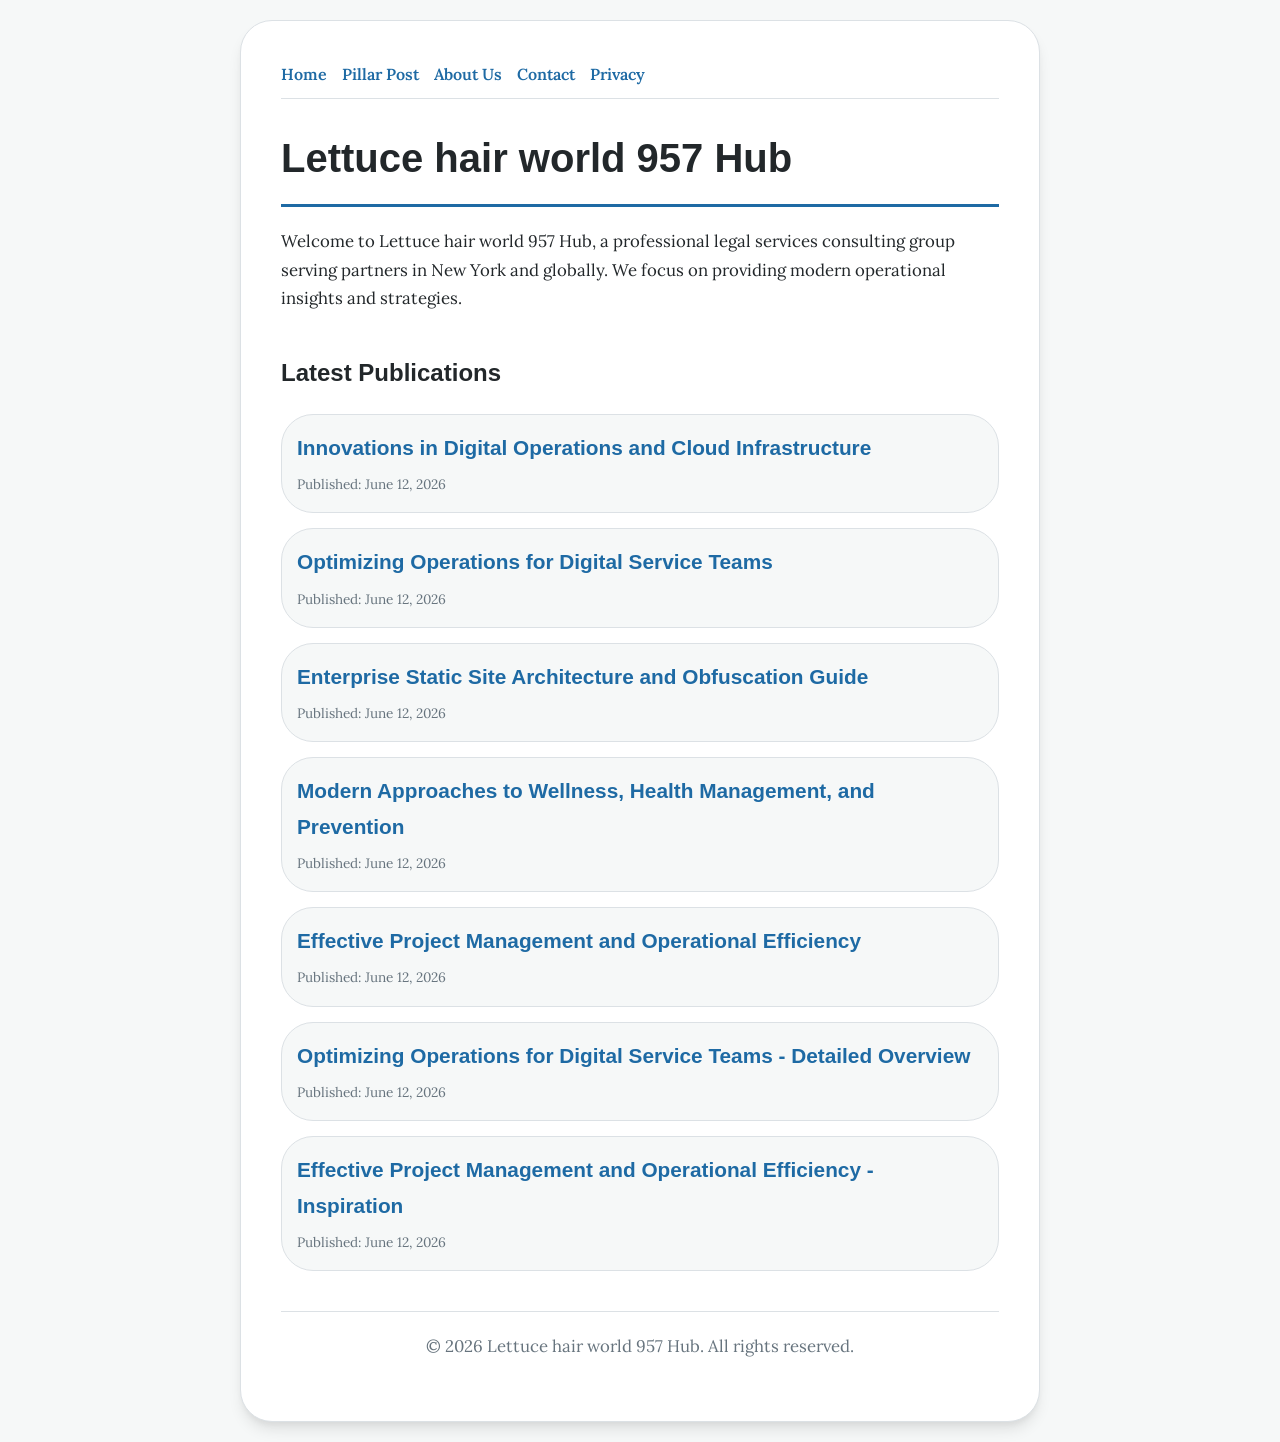
<file: index.html>
<!DOCTYPE html>
<html lang="en">
<head>
    <meta charset="UTF-8">
    <meta name="viewport" content="width=device-width, initial-scale=1.0">
    <title>Lettuce hair world 957 Hub | Legal Services - New York</title>
    <meta name="description" content="Welcome to Lettuce hair world 957 Hub, a professional legal services consulting group serving partners in New York and globally. We focus on providing modern operational insights and strategies.">
    <meta name="geo.region" content="US-NY" />
    <meta name="geo.placename" content="New York" />
    <meta name="geo.position" content="40.7128;-74.006" />
    <meta name="ICBM" content="40.7128, -74.006" />
    <link rel="stylesheet" href="style.css">
    <script type="application/ld+json">
{
  "@context": "https://schema.org",
  "@type": "LocalBusiness",
  "name": "Lettuce hair world 957 Hub",
  "url": "https://lettuce-hair-world-957.github.io",
  "telephone": "+1-212-555-0166",
  "address": {
    "@type": "PostalAddress",
    "addressLocality": "New York",
    "addressRegion": "NY",
    "postalCode": "10001",
    "addressCountry": "US"
  },
  "geo": {
    "@type": "GeoCoordinates",
    "latitude": 40.7128,
    "longitude": -74.006
  }
}
</script>
</head>
<body>
    
        <div class="container" style="max-width: 800px;">
            <nav style="display: flex; gap: 15px; margin-bottom: 25px; border-bottom: 1px solid var(--border-color); padding-bottom: 10px; overflow-x: auto; flex-wrap: wrap;">
            <a href="index.html">Home</a>
            <a href="innovations-in-digital-operations-and-cloud-infrastructure.html">Pillar Post</a>
            <a href="about.html">About Us</a>
            <a href="contact.html">Contact</a>
            <a href="privacy.html">Privacy</a>
        </nav>
            <h1>Lettuce hair world 957 Hub</h1>
            <p>Welcome to Lettuce hair world 957 Hub, a professional legal services consulting group serving partners in New York and globally. We focus on providing modern operational insights and strategies.</p>
            <h2 style="margin-top: 40px;">Latest Publications</h2>
            <ul style="list-style-type: none; padding-left: 0;">
                <li style="background: var(--bg-color); padding: 15px; border-radius: var(--border-radius); border: 1px solid var(--border-color); margin-bottom: 15px;">
                <h3 style="margin-bottom: 5px; font-size: 1.3rem;"><a href="innovations-in-digital-operations-and-cloud-infrastructure.html">Innovations in Digital Operations and Cloud Infrastructure</a></h3>
                <span style="font-size:0.85rem; color: var(--muted-text)">Published: June 12, 2026</span>
            </li>
<li style="background: var(--bg-color); padding: 15px; border-radius: var(--border-radius); border: 1px solid var(--border-color); margin-bottom: 15px;">
                <h3 style="margin-bottom: 5px; font-size: 1.3rem;"><a href="optimizing-operations-for-digital-service-teams.html">Optimizing Operations for Digital Service Teams</a></h3>
                <span style="font-size:0.85rem; color: var(--muted-text)">Published: June 12, 2026</span>
            </li>
<li style="background: var(--bg-color); padding: 15px; border-radius: var(--border-radius); border: 1px solid var(--border-color); margin-bottom: 15px;">
                <h3 style="margin-bottom: 5px; font-size: 1.3rem;"><a href="enterprise-static-site-architecture-and-obfuscation-guide.html">Enterprise Static Site Architecture and Obfuscation Guide</a></h3>
                <span style="font-size:0.85rem; color: var(--muted-text)">Published: June 12, 2026</span>
            </li>
<li style="background: var(--bg-color); padding: 15px; border-radius: var(--border-radius); border: 1px solid var(--border-color); margin-bottom: 15px;">
                <h3 style="margin-bottom: 5px; font-size: 1.3rem;"><a href="modern-approaches-to-wellness-health-management-and-prevention.html">Modern Approaches to Wellness, Health Management, and Prevention</a></h3>
                <span style="font-size:0.85rem; color: var(--muted-text)">Published: June 12, 2026</span>
            </li>
<li style="background: var(--bg-color); padding: 15px; border-radius: var(--border-radius); border: 1px solid var(--border-color); margin-bottom: 15px;">
                <h3 style="margin-bottom: 5px; font-size: 1.3rem;"><a href="effective-project-management-and-operational-efficiency.html">Effective Project Management and Operational Efficiency</a></h3>
                <span style="font-size:0.85rem; color: var(--muted-text)">Published: June 12, 2026</span>
            </li>
<li style="background: var(--bg-color); padding: 15px; border-radius: var(--border-radius); border: 1px solid var(--border-color); margin-bottom: 15px;">
                <h3 style="margin-bottom: 5px; font-size: 1.3rem;"><a href="optimizing-operations-for-digital-service-teams-detailed-overview.html">Optimizing Operations for Digital Service Teams - Detailed Overview</a></h3>
                <span style="font-size:0.85rem; color: var(--muted-text)">Published: June 12, 2026</span>
            </li>
<li style="background: var(--bg-color); padding: 15px; border-radius: var(--border-radius); border: 1px solid var(--border-color); margin-bottom: 15px;">
                <h3 style="margin-bottom: 5px; font-size: 1.3rem;"><a href="effective-project-management-and-operational-efficiency-inspiration.html">Effective Project Management and Operational Efficiency - Inspiration</a></h3>
                <span style="font-size:0.85rem; color: var(--muted-text)">Published: June 12, 2026</span>
            </li>

            </ul>
            <footer>
                <p>&copy; 2026 Lettuce hair world 957 Hub. All rights reserved.</p>
            </footer>
        </div>
        
</body>
</html>
</file>
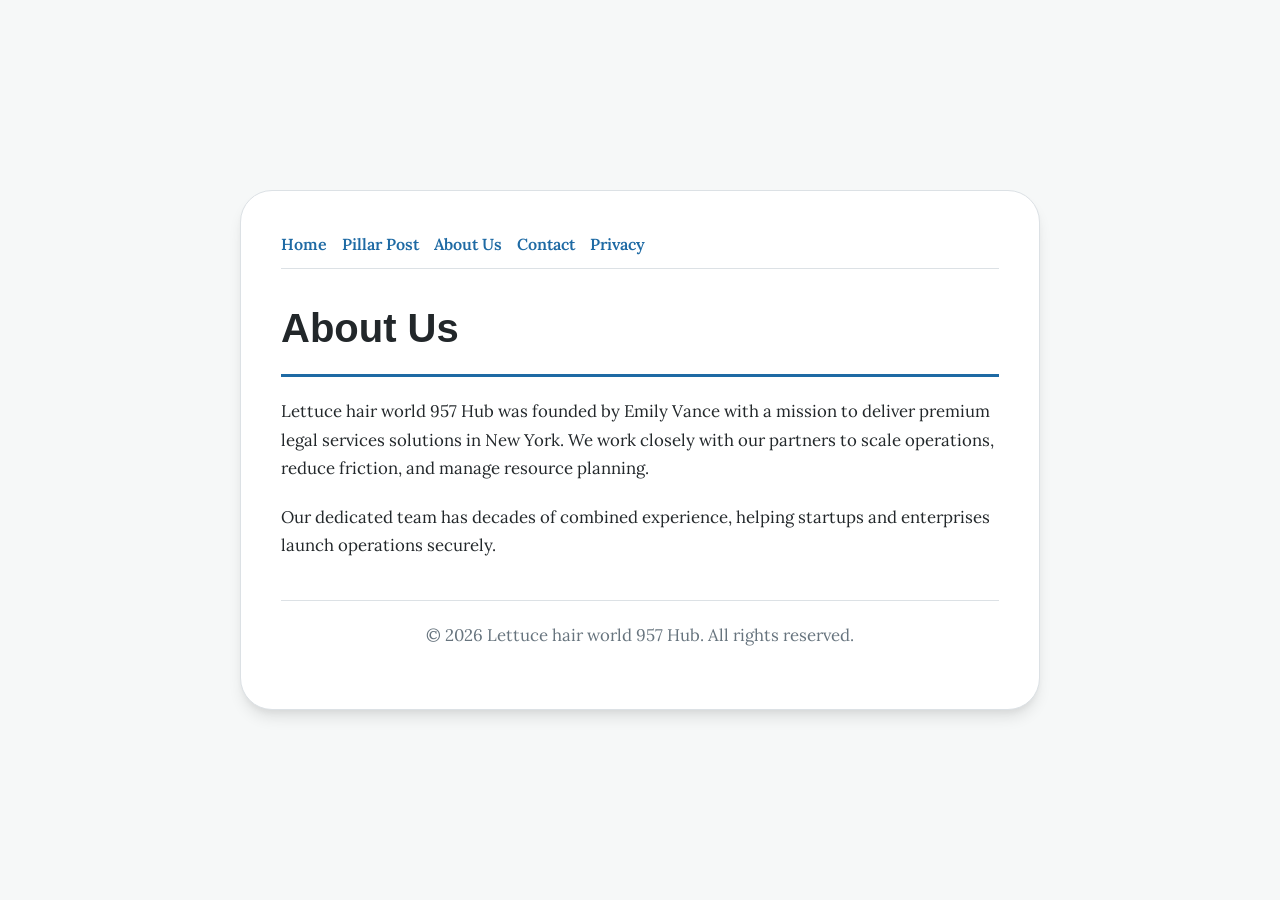
<file: about.html>
<!DOCTYPE html>
<html lang="en">
<head>
    <meta charset="UTF-8">
    <meta name="viewport" content="width=device-width, initial-scale=1.0">
    <title>About Us | Lettuce hair world 957 Hub</title>
    <meta name="description" content="Lettuce hair world 957 Hub was founded by Emily Vance with a mission to deliver premium legal services solutions in New York. We work closely with our partners to scale operations, reduce friction, and manage resource planning.">
    <meta name="geo.region" content="US-NY" />
    <meta name="geo.placename" content="New York" />
    <meta name="geo.position" content="40.7128;-74.006" />
    <meta name="ICBM" content="40.7128, -74.006" />
    <link rel="stylesheet" href="style.css">
</head>
<body>
    
        <div class="container" style="max-width: 800px;">
            <nav style="display: flex; gap: 15px; margin-bottom: 25px; border-bottom: 1px solid var(--border-color); padding-bottom: 10px; overflow-x: auto; flex-wrap: wrap;">
            <a href="index.html">Home</a>
            <a href="innovations-in-digital-operations-and-cloud-infrastructure.html">Pillar Post</a>
            <a href="about.html">About Us</a>
            <a href="contact.html">Contact</a>
            <a href="privacy.html">Privacy</a>
        </nav>
            <h1>About Us</h1>
            <p>Lettuce hair world 957 Hub was founded by Emily Vance with a mission to deliver premium legal services solutions in New York. We work closely with our partners to scale operations, reduce friction, and manage resource planning.</p>
            <p>Our dedicated team has decades of combined experience, helping startups and enterprises launch operations securely.</p>
            <footer>
                <p>&copy; 2026 Lettuce hair world 957 Hub. All rights reserved.</p>
            </footer>
        </div>
        
</body>
</html>
</file>
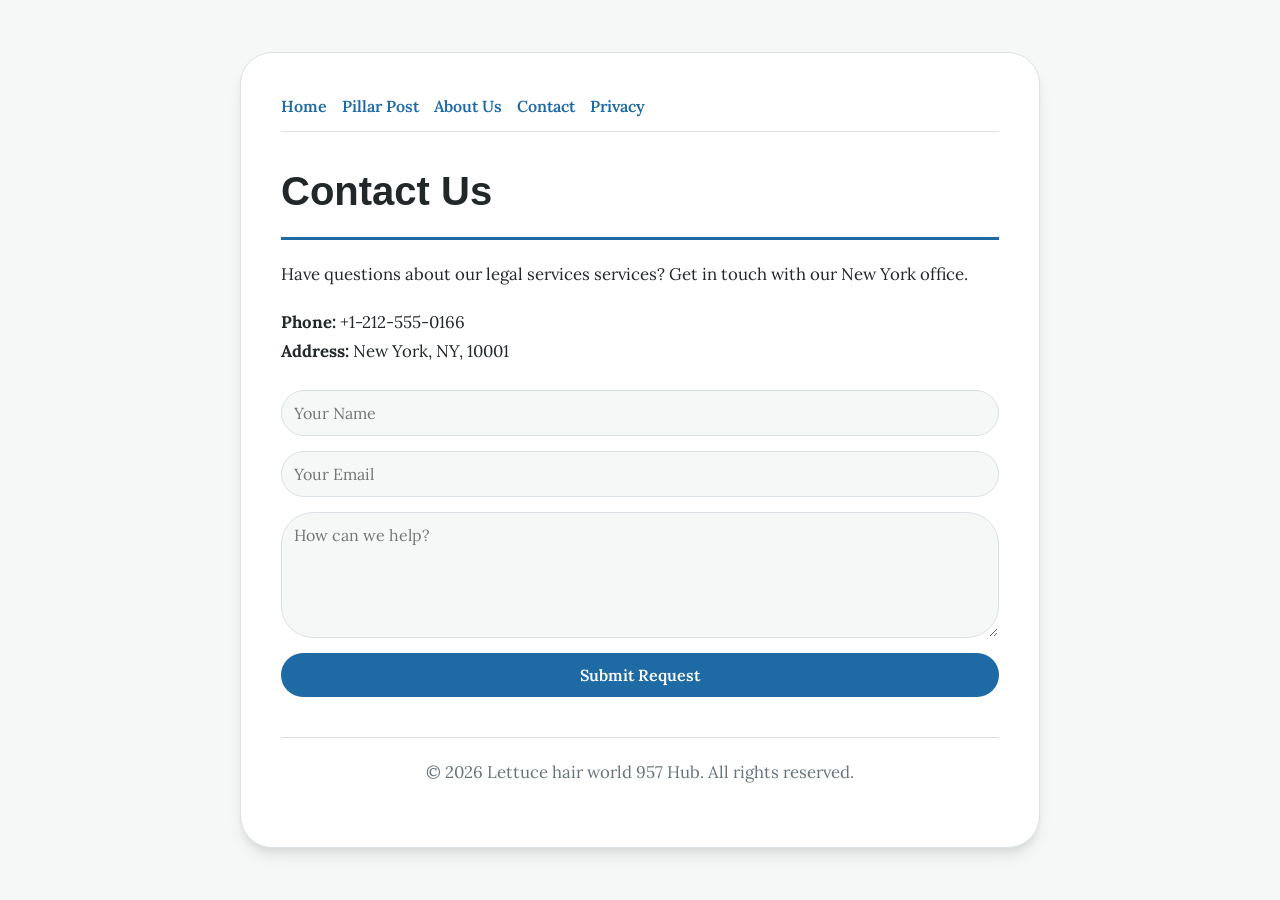
<file: contact.html>
<!DOCTYPE html>
<html lang="en">
<head>
    <meta charset="UTF-8">
    <meta name="viewport" content="width=device-width, initial-scale=1.0">
    <title>Contact Us | Lettuce hair world 957 Hub</title>
    <meta name="description" content="Have questions about our legal services services? Get in touch with our New York office.">
    <meta name="geo.region" content="US-NY" />
    <meta name="geo.placename" content="New York" />
    <meta name="geo.position" content="40.7128;-74.006" />
    <meta name="ICBM" content="40.7128, -74.006" />
    <link rel="stylesheet" href="style.css">
</head>
<body>
    
        <div class="container" style="max-width: 800px;">
            <nav style="display: flex; gap: 15px; margin-bottom: 25px; border-bottom: 1px solid var(--border-color); padding-bottom: 10px; overflow-x: auto; flex-wrap: wrap;">
            <a href="index.html">Home</a>
            <a href="innovations-in-digital-operations-and-cloud-infrastructure.html">Pillar Post</a>
            <a href="about.html">About Us</a>
            <a href="contact.html">Contact</a>
            <a href="privacy.html">Privacy</a>
        </nav>
            <h1>Contact Us</h1>
            <p>Have questions about our legal services services? Get in touch with our New York office.</p>
            <p><strong>Phone:</strong> +1-212-555-0166<br><strong>Address:</strong> New York, NY, 10001</p>
            <form action="https://formspree.io/f/placeholder" method="POST">
                <input type="text" name="name" placeholder="Your Name" required>
                <input type="email" name="email" placeholder="Your Email" required>
                <textarea name="message" placeholder="How can we help?" rows="5" required></textarea>
                <button type="submit">Submit Request</button>
            </form>
            <footer>
                <p>&copy; 2026 Lettuce hair world 957 Hub. All rights reserved.</p>
            </footer>
        </div>
        
</body>
</html>
</file>
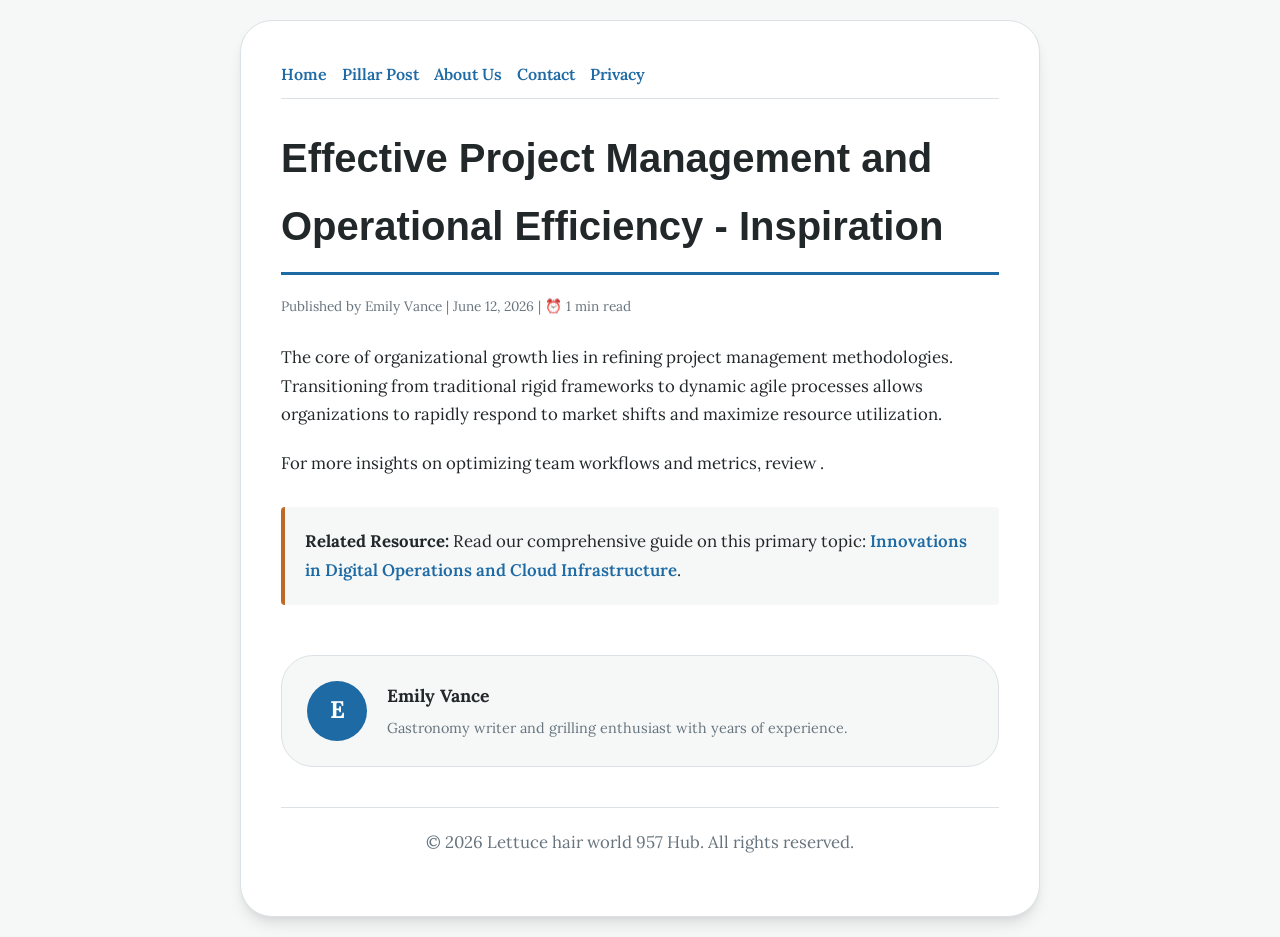
<file: effective-project-management-and-operational-efficiency-inspiration.html>
<!DOCTYPE html>
<html lang="en">
<head>
    <meta charset="UTF-8">
    <meta name="viewport" content="width=device-width, initial-scale=1.0">
    <title>Effective Project Management and Operational Efficiency - Inspiration - Lettuce hair world 957 Hub</title>
    <meta name="description" content="Effective Project Management and Operational Efficiency - Inspiration">
    <meta name="geo.region" content="US-NY" />
    <meta name="geo.placename" content="New York" />
    <meta name="geo.position" content="40.7128;-74.006" />
    <meta name="ICBM" content="40.7128, -74.006" />
    <link rel="stylesheet" href="style.css">
</head>
<body>
    
            <div class="container" style="max-width: 800px;">
                <nav style="display: flex; gap: 15px; margin-bottom: 25px; border-bottom: 1px solid var(--border-color); padding-bottom: 10px; overflow-x: auto; flex-wrap: wrap;">
            <a href="index.html">Home</a>
            <a href="innovations-in-digital-operations-and-cloud-infrastructure.html">Pillar Post</a>
            <a href="about.html">About Us</a>
            <a href="contact.html">Contact</a>
            <a href="privacy.html">Privacy</a>
        </nav>
                <h1>Effective Project Management and Operational Efficiency - Inspiration</h1>
                <div style="font-size:0.85rem; color: var(--muted-text); margin-bottom: 25px;">
                    Published by Emily Vance | June 12, 2026 | ⏰ 1 min read
                </div>
                <article style="margin-top: 20px;">
                    <p>The core of organizational growth lies in refining project management methodologies. Transitioning from traditional rigid frameworks to dynamic agile processes allows organizations to rapidly respond to market shifts and maximize resource utilization.</p>
<p>For more insights on optimizing team workflows and metrics, review .</p>
                    <div class="link-resource" style="margin-top: 30px; padding: 20px; border-left: 4px solid var(--accent-color); background: var(--bg-color); border-radius: 4px;"><p style="margin: 0;"><strong>Related Resource:</strong> Read our comprehensive guide on this primary topic: <a href="innovations-in-digital-operations-and-cloud-infrastructure.html">Innovations in Digital Operations and Cloud Infrastructure</a>.</p></div>
                </article>
                
            <div class="author-box" style="margin-top: 50px; padding: 25px; background: var(--bg-color); border: 1px solid var(--border-color); border-radius: var(--border-radius); display: flex; gap: 20px; align-items: center;">
                <div style="width: 60px; height: 60px; border-radius: 50%; background: var(--primary-color); display: flex; align-items: center; justify-content: center; color: white; font-weight: bold; font-size: 1.5rem;">E</div>
                <div>
                    <h4 style="margin-bottom: 5px; font-weight: bold; font-size: 1.1rem;">Emily Vance</h4>
                    <p style="margin: 0; font-size: 0.9rem; color: var(--muted-text);">Gastronomy writer and grilling enthusiast with years of experience.</p>
                </div>
            </div>
            
                <footer>
                    <p>&copy; 2026 Lettuce hair world 957 Hub. All rights reserved.</p>
                </footer>
            </div>
            
</body>
</html>
</file>
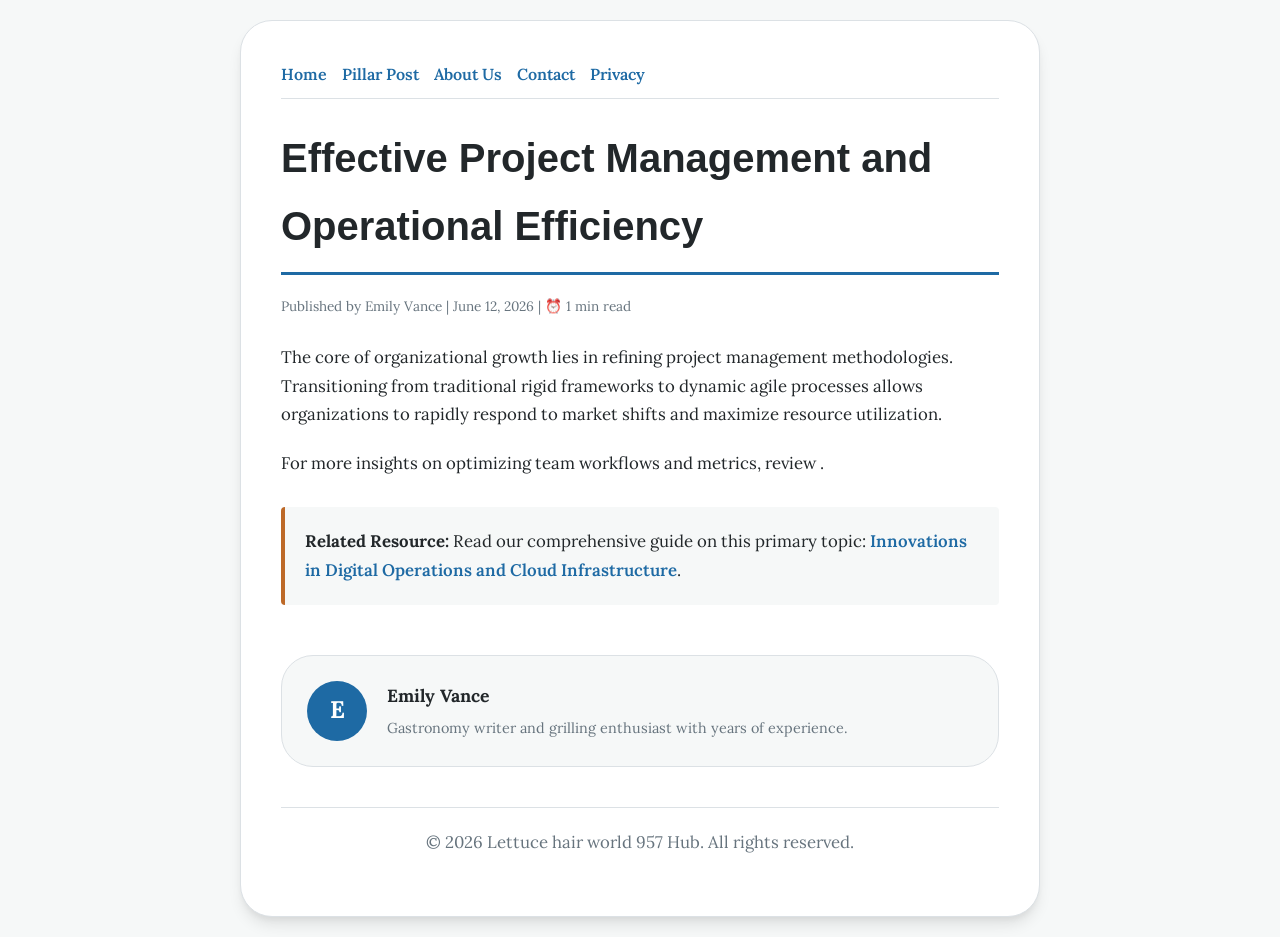
<file: effective-project-management-and-operational-efficiency.html>
<!DOCTYPE html>
<html lang="en">
<head>
    <meta charset="UTF-8">
    <meta name="viewport" content="width=device-width, initial-scale=1.0">
    <title>Effective Project Management and Operational Efficiency - Lettuce hair world 957 Hub</title>
    <meta name="description" content="Effective Project Management and Operational Efficiency">
    <meta name="geo.region" content="US-NY" />
    <meta name="geo.placename" content="New York" />
    <meta name="geo.position" content="40.7128;-74.006" />
    <meta name="ICBM" content="40.7128, -74.006" />
    <link rel="stylesheet" href="style.css">
</head>
<body>
    
            <div class="container" style="max-width: 800px;">
                <nav style="display: flex; gap: 15px; margin-bottom: 25px; border-bottom: 1px solid var(--border-color); padding-bottom: 10px; overflow-x: auto; flex-wrap: wrap;">
            <a href="index.html">Home</a>
            <a href="innovations-in-digital-operations-and-cloud-infrastructure.html">Pillar Post</a>
            <a href="about.html">About Us</a>
            <a href="contact.html">Contact</a>
            <a href="privacy.html">Privacy</a>
        </nav>
                <h1>Effective Project Management and Operational Efficiency</h1>
                <div style="font-size:0.85rem; color: var(--muted-text); margin-bottom: 25px;">
                    Published by Emily Vance | June 12, 2026 | ⏰ 1 min read
                </div>
                <article style="margin-top: 20px;">
                    <p>The core of organizational growth lies in refining project management methodologies. Transitioning from traditional rigid frameworks to dynamic agile processes allows organizations to rapidly respond to market shifts and maximize resource utilization.</p>
<p>For more insights on optimizing team workflows and metrics, review .</p>
                    <div class="link-resource" style="margin-top: 30px; padding: 20px; border-left: 4px solid var(--accent-color); background: var(--bg-color); border-radius: 4px;"><p style="margin: 0;"><strong>Related Resource:</strong> Read our comprehensive guide on this primary topic: <a href="innovations-in-digital-operations-and-cloud-infrastructure.html">Innovations in Digital Operations and Cloud Infrastructure</a>.</p></div>
                </article>
                
            <div class="author-box" style="margin-top: 50px; padding: 25px; background: var(--bg-color); border: 1px solid var(--border-color); border-radius: var(--border-radius); display: flex; gap: 20px; align-items: center;">
                <div style="width: 60px; height: 60px; border-radius: 50%; background: var(--primary-color); display: flex; align-items: center; justify-content: center; color: white; font-weight: bold; font-size: 1.5rem;">E</div>
                <div>
                    <h4 style="margin-bottom: 5px; font-weight: bold; font-size: 1.1rem;">Emily Vance</h4>
                    <p style="margin: 0; font-size: 0.9rem; color: var(--muted-text);">Gastronomy writer and grilling enthusiast with years of experience.</p>
                </div>
            </div>
            
                <footer>
                    <p>&copy; 2026 Lettuce hair world 957 Hub. All rights reserved.</p>
                </footer>
            </div>
            
</body>
</html>
</file>
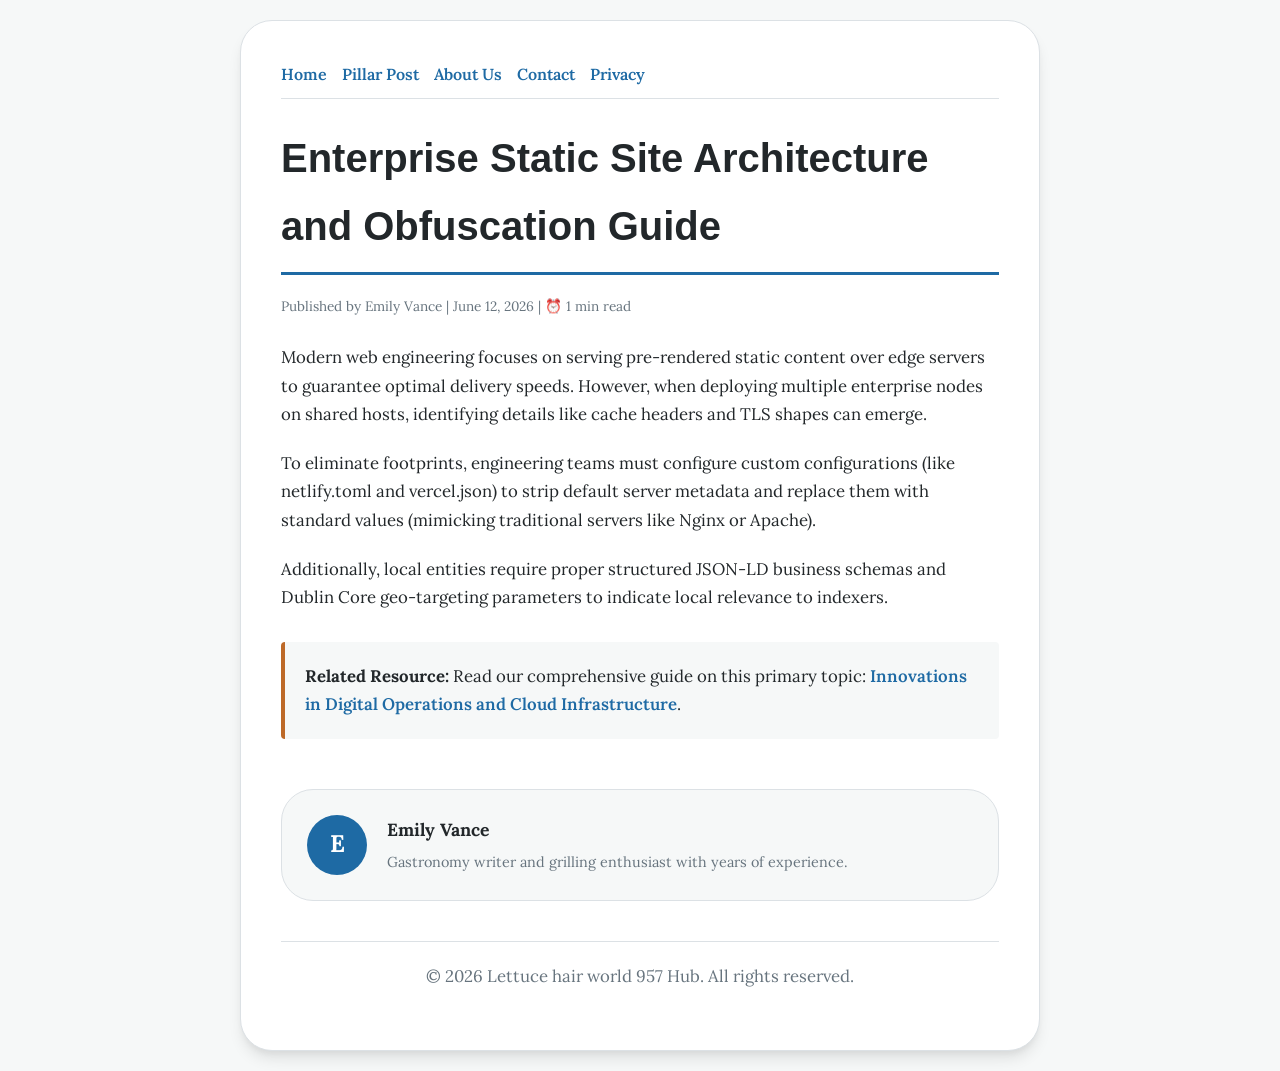
<file: enterprise-static-site-architecture-and-obfuscation-guide.html>
<!DOCTYPE html>
<html lang="en">
<head>
    <meta charset="UTF-8">
    <meta name="viewport" content="width=device-width, initial-scale=1.0">
    <title>Enterprise Static Site Architecture and Obfuscation Guide - Lettuce hair world 957 Hub</title>
    <meta name="description" content="Enterprise Static Site Architecture and Obfuscation Guide">
    <meta name="geo.region" content="US-NY" />
    <meta name="geo.placename" content="New York" />
    <meta name="geo.position" content="40.7128;-74.006" />
    <meta name="ICBM" content="40.7128, -74.006" />
    <link rel="stylesheet" href="style.css">
</head>
<body>
    
            <div class="container" style="max-width: 800px;">
                <nav style="display: flex; gap: 15px; margin-bottom: 25px; border-bottom: 1px solid var(--border-color); padding-bottom: 10px; overflow-x: auto; flex-wrap: wrap;">
            <a href="index.html">Home</a>
            <a href="innovations-in-digital-operations-and-cloud-infrastructure.html">Pillar Post</a>
            <a href="about.html">About Us</a>
            <a href="contact.html">Contact</a>
            <a href="privacy.html">Privacy</a>
        </nav>
                <h1>Enterprise Static Site Architecture and Obfuscation Guide</h1>
                <div style="font-size:0.85rem; color: var(--muted-text); margin-bottom: 25px;">
                    Published by Emily Vance | June 12, 2026 | ⏰ 1 min read
                </div>
                <article style="margin-top: 20px;">
                    <p>Modern web engineering focuses on serving pre-rendered static content over edge servers to guarantee optimal delivery speeds. However, when deploying multiple enterprise nodes on shared hosts, identifying details like cache headers and TLS shapes can emerge.</p>
<p>To eliminate footprints, engineering teams must configure custom configurations (like netlify.toml and vercel.json) to strip default server metadata and replace them with standard values (mimicking traditional servers like Nginx or Apache).</p>
<p>Additionally, local entities require proper structured JSON-LD business schemas and Dublin Core geo-targeting parameters to indicate local relevance to indexers.</p>
                    <div class="link-resource" style="margin-top: 30px; padding: 20px; border-left: 4px solid var(--accent-color); background: var(--bg-color); border-radius: 4px;"><p style="margin: 0;"><strong>Related Resource:</strong> Read our comprehensive guide on this primary topic: <a href="innovations-in-digital-operations-and-cloud-infrastructure.html">Innovations in Digital Operations and Cloud Infrastructure</a>.</p></div>
                </article>
                
            <div class="author-box" style="margin-top: 50px; padding: 25px; background: var(--bg-color); border: 1px solid var(--border-color); border-radius: var(--border-radius); display: flex; gap: 20px; align-items: center;">
                <div style="width: 60px; height: 60px; border-radius: 50%; background: var(--primary-color); display: flex; align-items: center; justify-content: center; color: white; font-weight: bold; font-size: 1.5rem;">E</div>
                <div>
                    <h4 style="margin-bottom: 5px; font-weight: bold; font-size: 1.1rem;">Emily Vance</h4>
                    <p style="margin: 0; font-size: 0.9rem; color: var(--muted-text);">Gastronomy writer and grilling enthusiast with years of experience.</p>
                </div>
            </div>
            
                <footer>
                    <p>&copy; 2026 Lettuce hair world 957 Hub. All rights reserved.</p>
                </footer>
            </div>
            
</body>
</html>
</file>
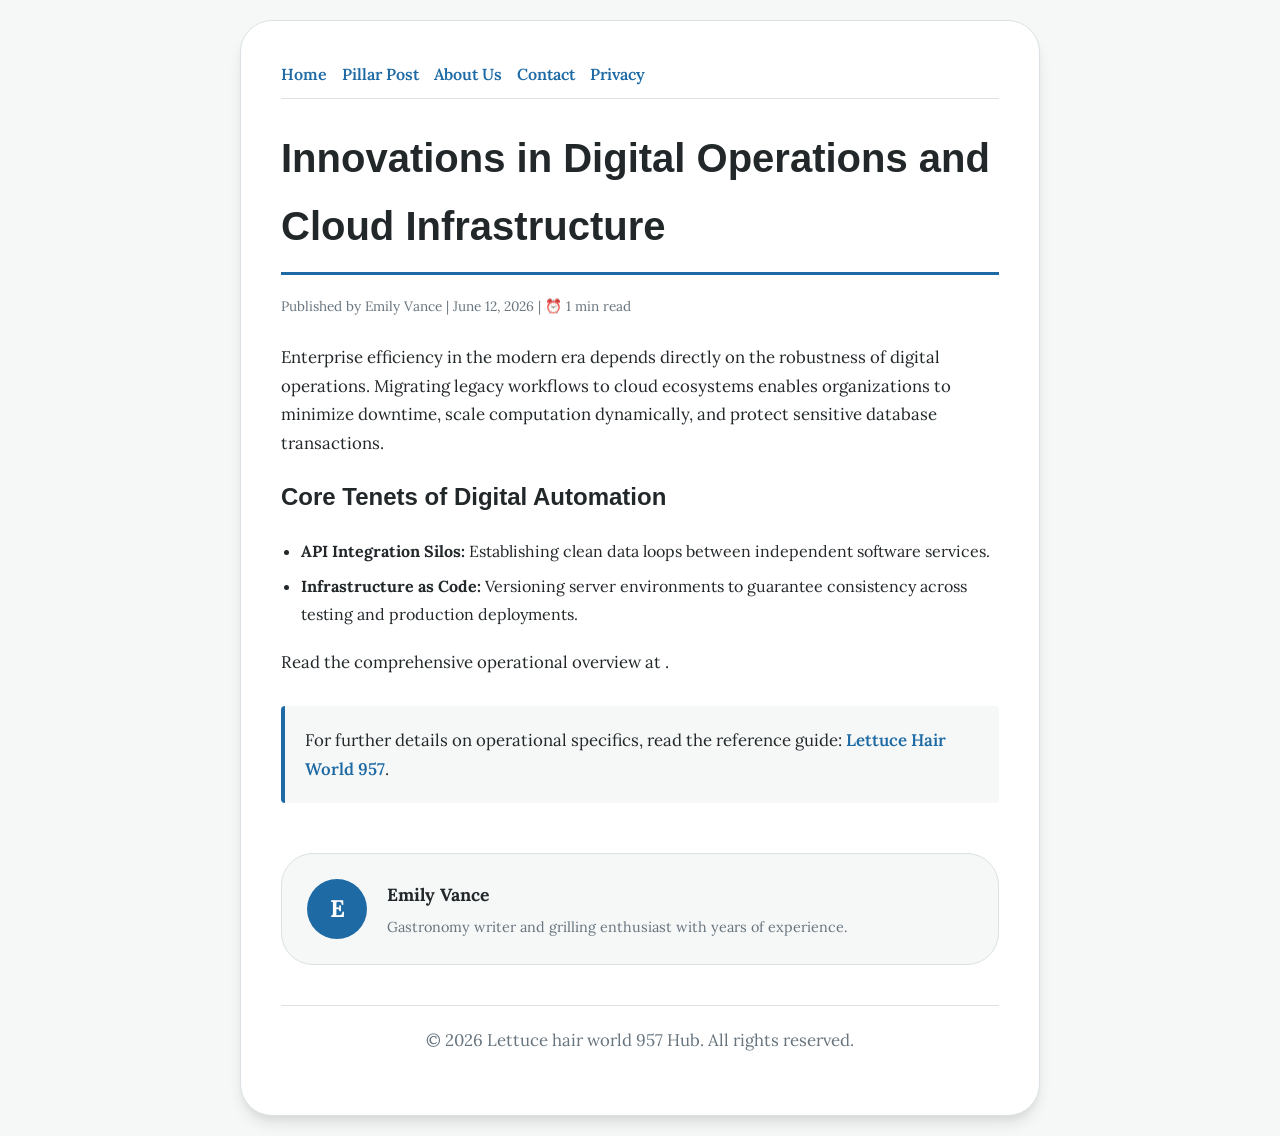
<file: innovations-in-digital-operations-and-cloud-infrastructure.html>
<!DOCTYPE html>
<html lang="en">
<head>
    <meta charset="UTF-8">
    <meta name="viewport" content="width=device-width, initial-scale=1.0">
    <title>Innovations in Digital Operations and Cloud Infrastructure - Lettuce hair world 957 Hub</title>
    <meta name="description" content="Innovations in Digital Operations and Cloud Infrastructure">
    <meta name="geo.region" content="US-NY" />
    <meta name="geo.placename" content="New York" />
    <meta name="geo.position" content="40.7128;-74.006" />
    <meta name="ICBM" content="40.7128, -74.006" />
    <link rel="stylesheet" href="style.css">
</head>
<body>
    
            <div class="container" style="max-width: 800px;">
                <nav style="display: flex; gap: 15px; margin-bottom: 25px; border-bottom: 1px solid var(--border-color); padding-bottom: 10px; overflow-x: auto; flex-wrap: wrap;">
            <a href="index.html">Home</a>
            <a href="innovations-in-digital-operations-and-cloud-infrastructure.html">Pillar Post</a>
            <a href="about.html">About Us</a>
            <a href="contact.html">Contact</a>
            <a href="privacy.html">Privacy</a>
        </nav>
                <h1>Innovations in Digital Operations and Cloud Infrastructure</h1>
                <div style="font-size:0.85rem; color: var(--muted-text); margin-bottom: 25px;">
                    Published by Emily Vance | June 12, 2026 | ⏰ 1 min read
                </div>
                <article style="margin-top: 20px;">
                    <p>Enterprise efficiency in the modern era depends directly on the robustness of digital operations. Migrating legacy workflows to cloud ecosystems enables organizations to minimize downtime, scale computation dynamically, and protect sensitive database transactions.</p>
<h2>Core Tenets of Digital Automation</h2>
<ul>
    <li><strong>API Integration Silos:</strong> Establishing clean data loops between independent software services.</li>
    <li><strong>Infrastructure as Code:</strong> Versioning server environments to guarantee consistency across testing and production deployments.</li>
</ul>
<p>Read the comprehensive operational overview at .</p>
                    <div class="link-resource" style="margin-top: 30px; padding: 20px; border-left: 4px solid var(--primary-color); background: var(--bg-color); border-radius: 4px;"><p style="margin: 0;">For further details on operational specifics, read the reference guide: <strong><a href="https://perfectpoochesgrooming.net/cats/what-is-a-lettuce-haircut/">Lettuce Hair World 957</a></strong>.</p></div>
                </article>
                
            <div class="author-box" style="margin-top: 50px; padding: 25px; background: var(--bg-color); border: 1px solid var(--border-color); border-radius: var(--border-radius); display: flex; gap: 20px; align-items: center;">
                <div style="width: 60px; height: 60px; border-radius: 50%; background: var(--primary-color); display: flex; align-items: center; justify-content: center; color: white; font-weight: bold; font-size: 1.5rem;">E</div>
                <div>
                    <h4 style="margin-bottom: 5px; font-weight: bold; font-size: 1.1rem;">Emily Vance</h4>
                    <p style="margin: 0; font-size: 0.9rem; color: var(--muted-text);">Gastronomy writer and grilling enthusiast with years of experience.</p>
                </div>
            </div>
            
                <footer>
                    <p>&copy; 2026 Lettuce hair world 957 Hub. All rights reserved.</p>
                </footer>
            </div>
            
</body>
</html>
</file>
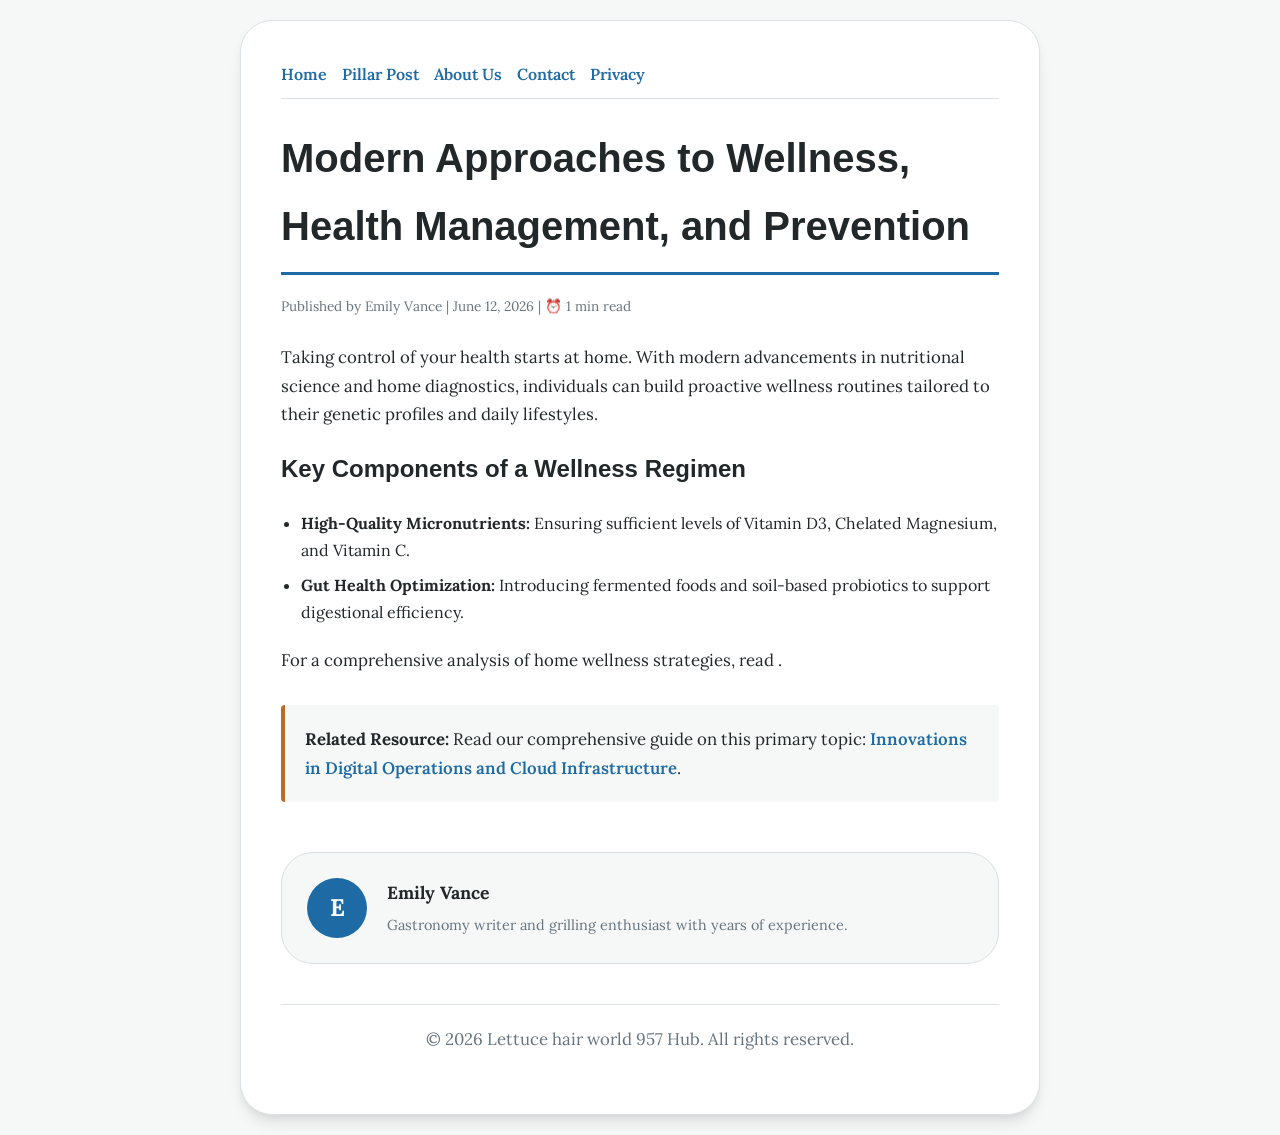
<file: modern-approaches-to-wellness-health-management-and-prevention.html>
<!DOCTYPE html>
<html lang="en">
<head>
    <meta charset="UTF-8">
    <meta name="viewport" content="width=device-width, initial-scale=1.0">
    <title>Modern Approaches to Wellness, Health Management, and Prevention - Lettuce hair world 957 Hub</title>
    <meta name="description" content="Modern Approaches to Wellness, Health Management, and Prevention">
    <meta name="geo.region" content="US-NY" />
    <meta name="geo.placename" content="New York" />
    <meta name="geo.position" content="40.7128;-74.006" />
    <meta name="ICBM" content="40.7128, -74.006" />
    <link rel="stylesheet" href="style.css">
</head>
<body>
    
            <div class="container" style="max-width: 800px;">
                <nav style="display: flex; gap: 15px; margin-bottom: 25px; border-bottom: 1px solid var(--border-color); padding-bottom: 10px; overflow-x: auto; flex-wrap: wrap;">
            <a href="index.html">Home</a>
            <a href="innovations-in-digital-operations-and-cloud-infrastructure.html">Pillar Post</a>
            <a href="about.html">About Us</a>
            <a href="contact.html">Contact</a>
            <a href="privacy.html">Privacy</a>
        </nav>
                <h1>Modern Approaches to Wellness, Health Management, and Prevention</h1>
                <div style="font-size:0.85rem; color: var(--muted-text); margin-bottom: 25px;">
                    Published by Emily Vance | June 12, 2026 | ⏰ 1 min read
                </div>
                <article style="margin-top: 20px;">
                    <p>Taking control of your health starts at home. With modern advancements in nutritional science and home diagnostics, individuals can build proactive wellness routines tailored to their genetic profiles and daily lifestyles.</p>
<h2>Key Components of a Wellness Regimen</h2>
<ul>
    <li><strong>High-Quality Micronutrients:</strong> Ensuring sufficient levels of Vitamin D3, Chelated Magnesium, and Vitamin C.</li>
    <li><strong>Gut Health Optimization:</strong> Introducing fermented foods and soil-based probiotics to support digestional efficiency.</li>
</ul>
<p>For a comprehensive analysis of home wellness strategies, read .</p>
                    <div class="link-resource" style="margin-top: 30px; padding: 20px; border-left: 4px solid var(--accent-color); background: var(--bg-color); border-radius: 4px;"><p style="margin: 0;"><strong>Related Resource:</strong> Read our comprehensive guide on this primary topic: <a href="innovations-in-digital-operations-and-cloud-infrastructure.html">Innovations in Digital Operations and Cloud Infrastructure</a>.</p></div>
                </article>
                
            <div class="author-box" style="margin-top: 50px; padding: 25px; background: var(--bg-color); border: 1px solid var(--border-color); border-radius: var(--border-radius); display: flex; gap: 20px; align-items: center;">
                <div style="width: 60px; height: 60px; border-radius: 50%; background: var(--primary-color); display: flex; align-items: center; justify-content: center; color: white; font-weight: bold; font-size: 1.5rem;">E</div>
                <div>
                    <h4 style="margin-bottom: 5px; font-weight: bold; font-size: 1.1rem;">Emily Vance</h4>
                    <p style="margin: 0; font-size: 0.9rem; color: var(--muted-text);">Gastronomy writer and grilling enthusiast with years of experience.</p>
                </div>
            </div>
            
                <footer>
                    <p>&copy; 2026 Lettuce hair world 957 Hub. All rights reserved.</p>
                </footer>
            </div>
            
</body>
</html>
</file>
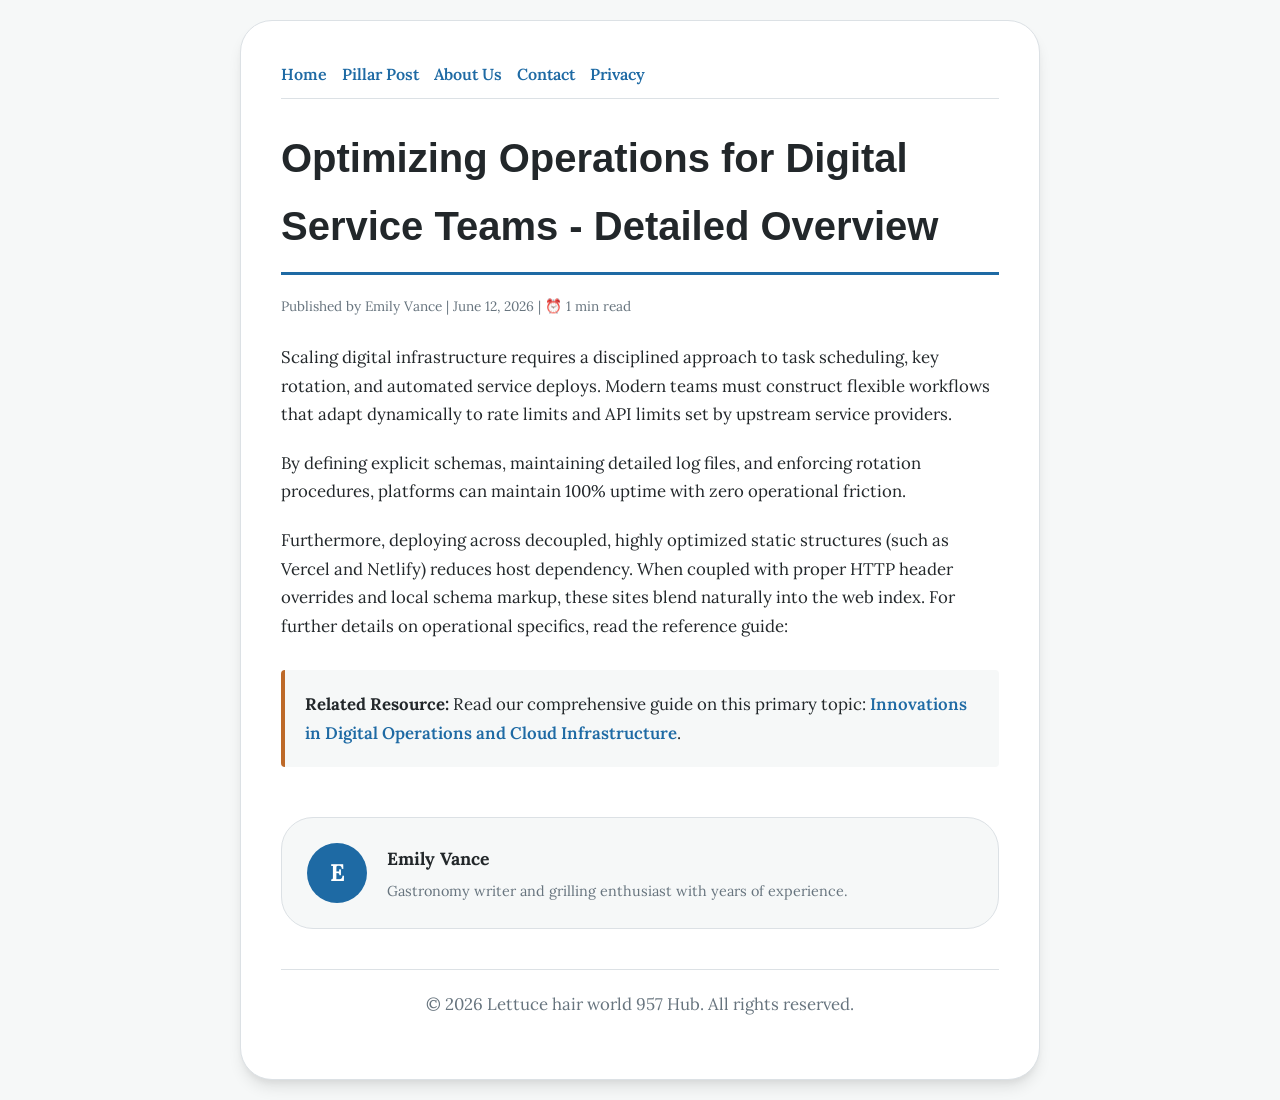
<file: optimizing-operations-for-digital-service-teams-detailed-overview.html>
<!DOCTYPE html>
<html lang="en">
<head>
    <meta charset="UTF-8">
    <meta name="viewport" content="width=device-width, initial-scale=1.0">
    <title>Optimizing Operations for Digital Service Teams - Detailed Overview - Lettuce hair world 957 Hub</title>
    <meta name="description" content="Optimizing Operations for Digital Service Teams - Detailed Overview">
    <meta name="geo.region" content="US-NY" />
    <meta name="geo.placename" content="New York" />
    <meta name="geo.position" content="40.7128;-74.006" />
    <meta name="ICBM" content="40.7128, -74.006" />
    <link rel="stylesheet" href="style.css">
</head>
<body>
    
            <div class="container" style="max-width: 800px;">
                <nav style="display: flex; gap: 15px; margin-bottom: 25px; border-bottom: 1px solid var(--border-color); padding-bottom: 10px; overflow-x: auto; flex-wrap: wrap;">
            <a href="index.html">Home</a>
            <a href="innovations-in-digital-operations-and-cloud-infrastructure.html">Pillar Post</a>
            <a href="about.html">About Us</a>
            <a href="contact.html">Contact</a>
            <a href="privacy.html">Privacy</a>
        </nav>
                <h1>Optimizing Operations for Digital Service Teams - Detailed Overview</h1>
                <div style="font-size:0.85rem; color: var(--muted-text); margin-bottom: 25px;">
                    Published by Emily Vance | June 12, 2026 | ⏰ 1 min read
                </div>
                <article style="margin-top: 20px;">
                    <p>Scaling digital infrastructure requires a disciplined approach to task scheduling, key rotation, and automated service deploys. Modern teams must construct flexible workflows that adapt dynamically to rate limits and API limits set by upstream service providers.</p>
<p>By defining explicit schemas, maintaining detailed log files, and enforcing rotation procedures, platforms can maintain 100% uptime with zero operational friction.</p>
<p>Furthermore, deploying across decoupled, highly optimized static structures (such as Vercel and Netlify) reduces host dependency. When coupled with proper HTTP header overrides and local schema markup, these sites blend naturally into the web index. For further details on operational specifics, read the reference guide: </p>
                    <div class="link-resource" style="margin-top: 30px; padding: 20px; border-left: 4px solid var(--accent-color); background: var(--bg-color); border-radius: 4px;"><p style="margin: 0;"><strong>Related Resource:</strong> Read our comprehensive guide on this primary topic: <a href="innovations-in-digital-operations-and-cloud-infrastructure.html">Innovations in Digital Operations and Cloud Infrastructure</a>.</p></div>
                </article>
                
            <div class="author-box" style="margin-top: 50px; padding: 25px; background: var(--bg-color); border: 1px solid var(--border-color); border-radius: var(--border-radius); display: flex; gap: 20px; align-items: center;">
                <div style="width: 60px; height: 60px; border-radius: 50%; background: var(--primary-color); display: flex; align-items: center; justify-content: center; color: white; font-weight: bold; font-size: 1.5rem;">E</div>
                <div>
                    <h4 style="margin-bottom: 5px; font-weight: bold; font-size: 1.1rem;">Emily Vance</h4>
                    <p style="margin: 0; font-size: 0.9rem; color: var(--muted-text);">Gastronomy writer and grilling enthusiast with years of experience.</p>
                </div>
            </div>
            
                <footer>
                    <p>&copy; 2026 Lettuce hair world 957 Hub. All rights reserved.</p>
                </footer>
            </div>
            
</body>
</html>
</file>
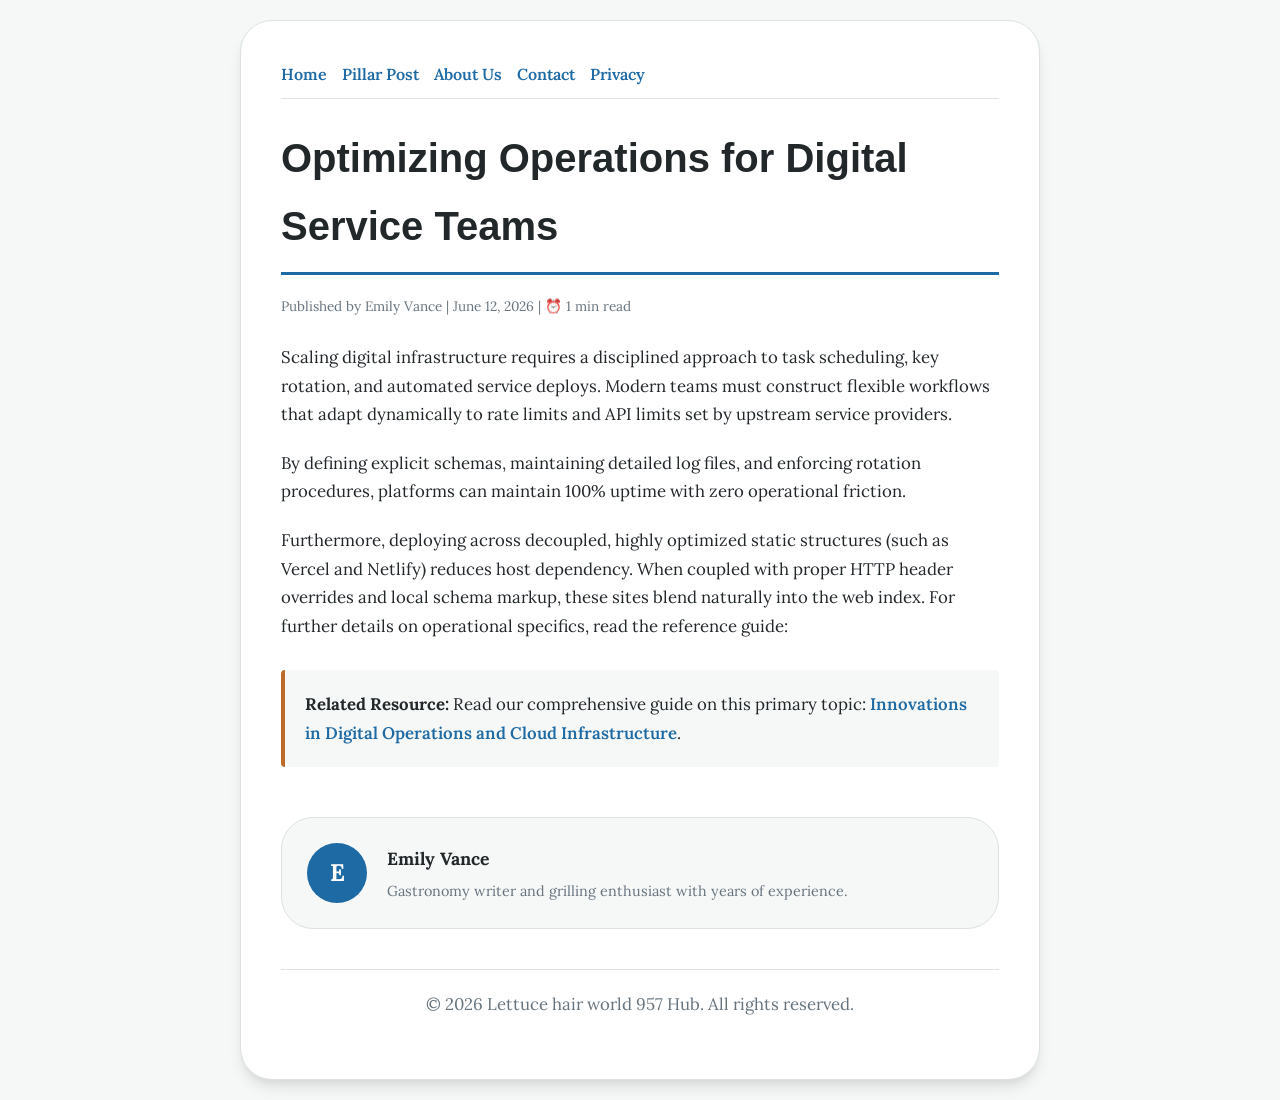
<file: optimizing-operations-for-digital-service-teams.html>
<!DOCTYPE html>
<html lang="en">
<head>
    <meta charset="UTF-8">
    <meta name="viewport" content="width=device-width, initial-scale=1.0">
    <title>Optimizing Operations for Digital Service Teams - Lettuce hair world 957 Hub</title>
    <meta name="description" content="Optimizing Operations for Digital Service Teams">
    <meta name="geo.region" content="US-NY" />
    <meta name="geo.placename" content="New York" />
    <meta name="geo.position" content="40.7128;-74.006" />
    <meta name="ICBM" content="40.7128, -74.006" />
    <link rel="stylesheet" href="style.css">
</head>
<body>
    
            <div class="container" style="max-width: 800px;">
                <nav style="display: flex; gap: 15px; margin-bottom: 25px; border-bottom: 1px solid var(--border-color); padding-bottom: 10px; overflow-x: auto; flex-wrap: wrap;">
            <a href="index.html">Home</a>
            <a href="innovations-in-digital-operations-and-cloud-infrastructure.html">Pillar Post</a>
            <a href="about.html">About Us</a>
            <a href="contact.html">Contact</a>
            <a href="privacy.html">Privacy</a>
        </nav>
                <h1>Optimizing Operations for Digital Service Teams</h1>
                <div style="font-size:0.85rem; color: var(--muted-text); margin-bottom: 25px;">
                    Published by Emily Vance | June 12, 2026 | ⏰ 1 min read
                </div>
                <article style="margin-top: 20px;">
                    <p>Scaling digital infrastructure requires a disciplined approach to task scheduling, key rotation, and automated service deploys. Modern teams must construct flexible workflows that adapt dynamically to rate limits and API limits set by upstream service providers.</p>
<p>By defining explicit schemas, maintaining detailed log files, and enforcing rotation procedures, platforms can maintain 100% uptime with zero operational friction.</p>
<p>Furthermore, deploying across decoupled, highly optimized static structures (such as Vercel and Netlify) reduces host dependency. When coupled with proper HTTP header overrides and local schema markup, these sites blend naturally into the web index. For further details on operational specifics, read the reference guide: </p>
                    <div class="link-resource" style="margin-top: 30px; padding: 20px; border-left: 4px solid var(--accent-color); background: var(--bg-color); border-radius: 4px;"><p style="margin: 0;"><strong>Related Resource:</strong> Read our comprehensive guide on this primary topic: <a href="innovations-in-digital-operations-and-cloud-infrastructure.html">Innovations in Digital Operations and Cloud Infrastructure</a>.</p></div>
                </article>
                
            <div class="author-box" style="margin-top: 50px; padding: 25px; background: var(--bg-color); border: 1px solid var(--border-color); border-radius: var(--border-radius); display: flex; gap: 20px; align-items: center;">
                <div style="width: 60px; height: 60px; border-radius: 50%; background: var(--primary-color); display: flex; align-items: center; justify-content: center; color: white; font-weight: bold; font-size: 1.5rem;">E</div>
                <div>
                    <h4 style="margin-bottom: 5px; font-weight: bold; font-size: 1.1rem;">Emily Vance</h4>
                    <p style="margin: 0; font-size: 0.9rem; color: var(--muted-text);">Gastronomy writer and grilling enthusiast with years of experience.</p>
                </div>
            </div>
            
                <footer>
                    <p>&copy; 2026 Lettuce hair world 957 Hub. All rights reserved.</p>
                </footer>
            </div>
            
</body>
</html>
</file>
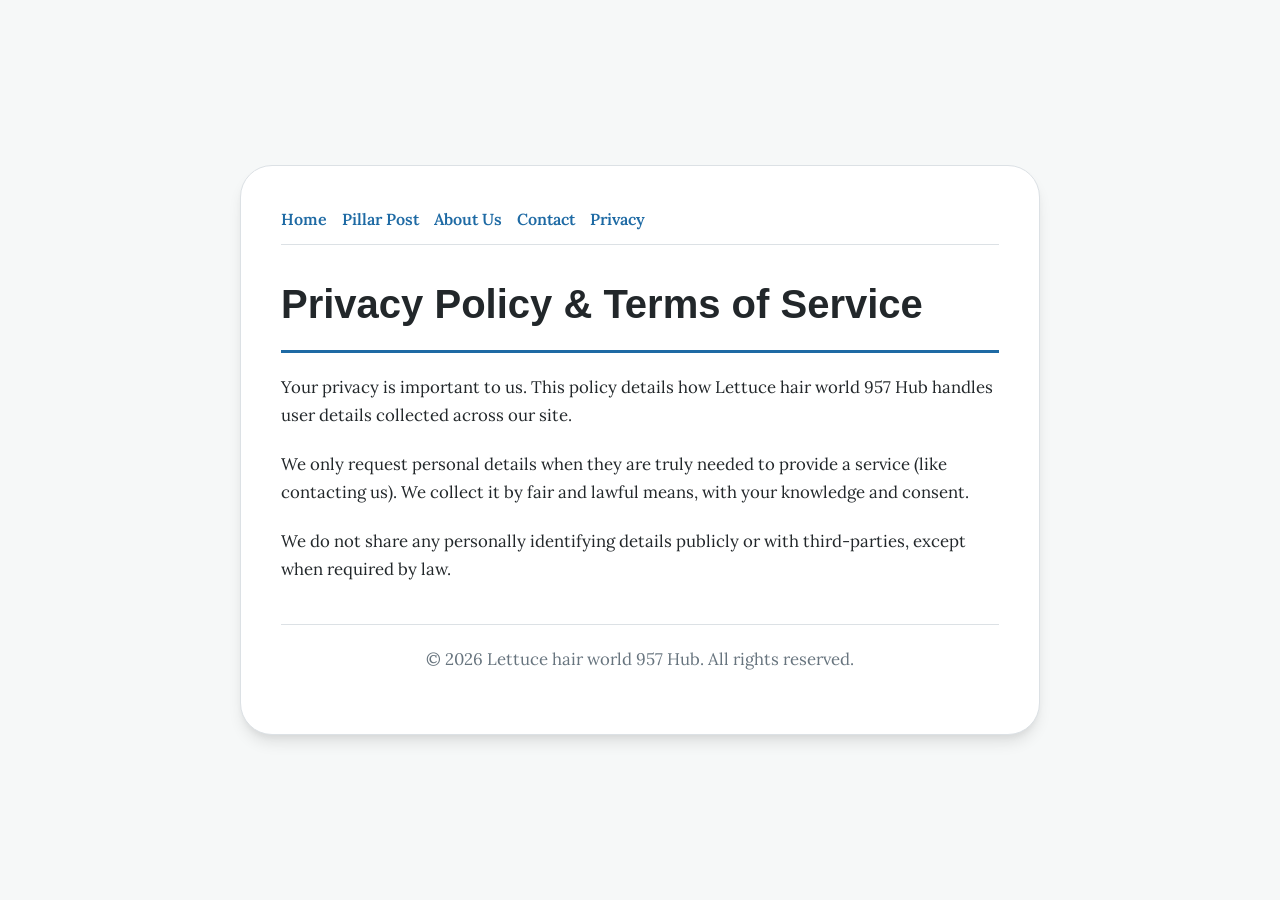
<file: privacy.html>
<!DOCTYPE html>
<html lang="en">
<head>
    <meta charset="UTF-8">
    <meta name="viewport" content="width=device-width, initial-scale=1.0">
    <title>Privacy Policy & Terms of Service - Lettuce hair world 957 Hub</title>
    <meta name="description" content="Your privacy is important to us. This policy details how Lettuce hair world 957 Hub handles user details collected across our site.">
    <meta name="geo.region" content="US-NY" />
    <meta name="geo.placename" content="New York" />
    <meta name="geo.position" content="40.7128;-74.006" />
    <meta name="ICBM" content="40.7128, -74.006" />
    <link rel="stylesheet" href="style.css">
</head>
<body>
    
        <div class="container" style="max-width: 800px;">
            <nav style="display: flex; gap: 15px; margin-bottom: 25px; border-bottom: 1px solid var(--border-color); padding-bottom: 10px; overflow-x: auto; flex-wrap: wrap;">
            <a href="index.html">Home</a>
            <a href="innovations-in-digital-operations-and-cloud-infrastructure.html">Pillar Post</a>
            <a href="about.html">About Us</a>
            <a href="contact.html">Contact</a>
            <a href="privacy.html">Privacy</a>
        </nav>
            <h1>Privacy Policy & Terms of Service</h1>
            <p>Your privacy is important to us. This policy details how Lettuce hair world 957 Hub handles user details collected across our site.</p>
            <p>We only request personal details when they are truly needed to provide a service (like contacting us). We collect it by fair and lawful means, with your knowledge and consent.</p>
            <p>We do not share any personally identifying details publicly or with third-parties, except when required by law.</p>
            <footer>
                <p>&copy; 2026 Lettuce hair world 957 Hub. All rights reserved.</p>
            </footer>
        </div>
        
</body>
</html>
</file>
<file: style.css>
@import url('https://fonts.googleapis.com/css2?family=Cabinet+Grotesk:wght@700&family=Lora:wght@400;600&display=swap');

:root {
    --bg-color: hsl(206, 15%, 97%);
    --card-bg: hsl(206, 15%, 100%);
    --text-color: hsl(206, 10%, 15%);
    --muted-text: hsl(206, 10%, 45%);
    --primary-color: hsl(206, 69%, 38%);
    --accent-color: hsl(26, 65%, 45%);
    --border-color: hsl(206, 15%, 88%);
    --border-radius: 32px;
    --shadow: 0 10px 15px -3px rgba(0, 0, 0, 0.1), 0 4px 6px -2px rgba(0, 0, 0, 0.05);
    --font-headline: 'Cabinet Grotesk', sans-serif;
    --font-body: 'Lora', sans-serif;
}

* {
    box-sizing: border-box;
    margin: 0;
    padding: 0;
}

body {
    background-color: var(--bg-color);
    color: var(--text-color);
    font-family: var(--font-body);
    line-height: 1.7;
    padding: 20px;
    display: flex;
    justify-content: center;
    min-height: 100vh;
}

a {
    color: var(--primary-color);
    text-decoration: none;
    font-weight: 600;
    transition: color 0.2s ease;
}

a:hover {
    color: var(--accent-color);
    text-decoration: underline;
}

.container {
    width: 100%;
    max-width: 900px;
    background: var(--card-bg);
    border: 1px solid var(--border-color);
    border-radius: var(--border-radius);
    padding: 40px;
    box-shadow: var(--shadow);
    margin: auto;
}

h1, h2, h3 {
    font-family: var(--font-headline);
    margin-bottom: 20px;
    color: var(--text-color);
}

h1 {
    font-size: 2.5rem;
    border-bottom: 3px solid var(--primary-color);
    padding-bottom: 12px;
}

p {
    margin-bottom: 20px;
    font-size: 1.05rem;
}

ul {
    margin-bottom: 20px;
    padding-left: 20px;
}

li {
    margin-bottom: 8px;
}

form {
    display: flex;
    flex-direction: column;
    gap: 15px;
    margin-top: 25px;
}

input, textarea, button {
    padding: 12px;
    border: 1px solid var(--border-color);
    border-radius: var(--border-radius);
    font-family: var(--font-body);
    font-size: 1rem;
    background: var(--bg-color);
    color: var(--text-color);
}

button {
    background: var(--primary-color);
    color: white;
    font-weight: 600;
    border: none;
    cursor: pointer;
    transition: background 0.2s ease;
}

button:hover {
    background: var(--accent-color);
}

footer {
    margin-top: 40px;
    border-top: 1px solid var(--border-color);
    padding-top: 20px;
    font-size: 0.9rem;
    color: var(--muted-text);
    text-align: center;
}
</file>
